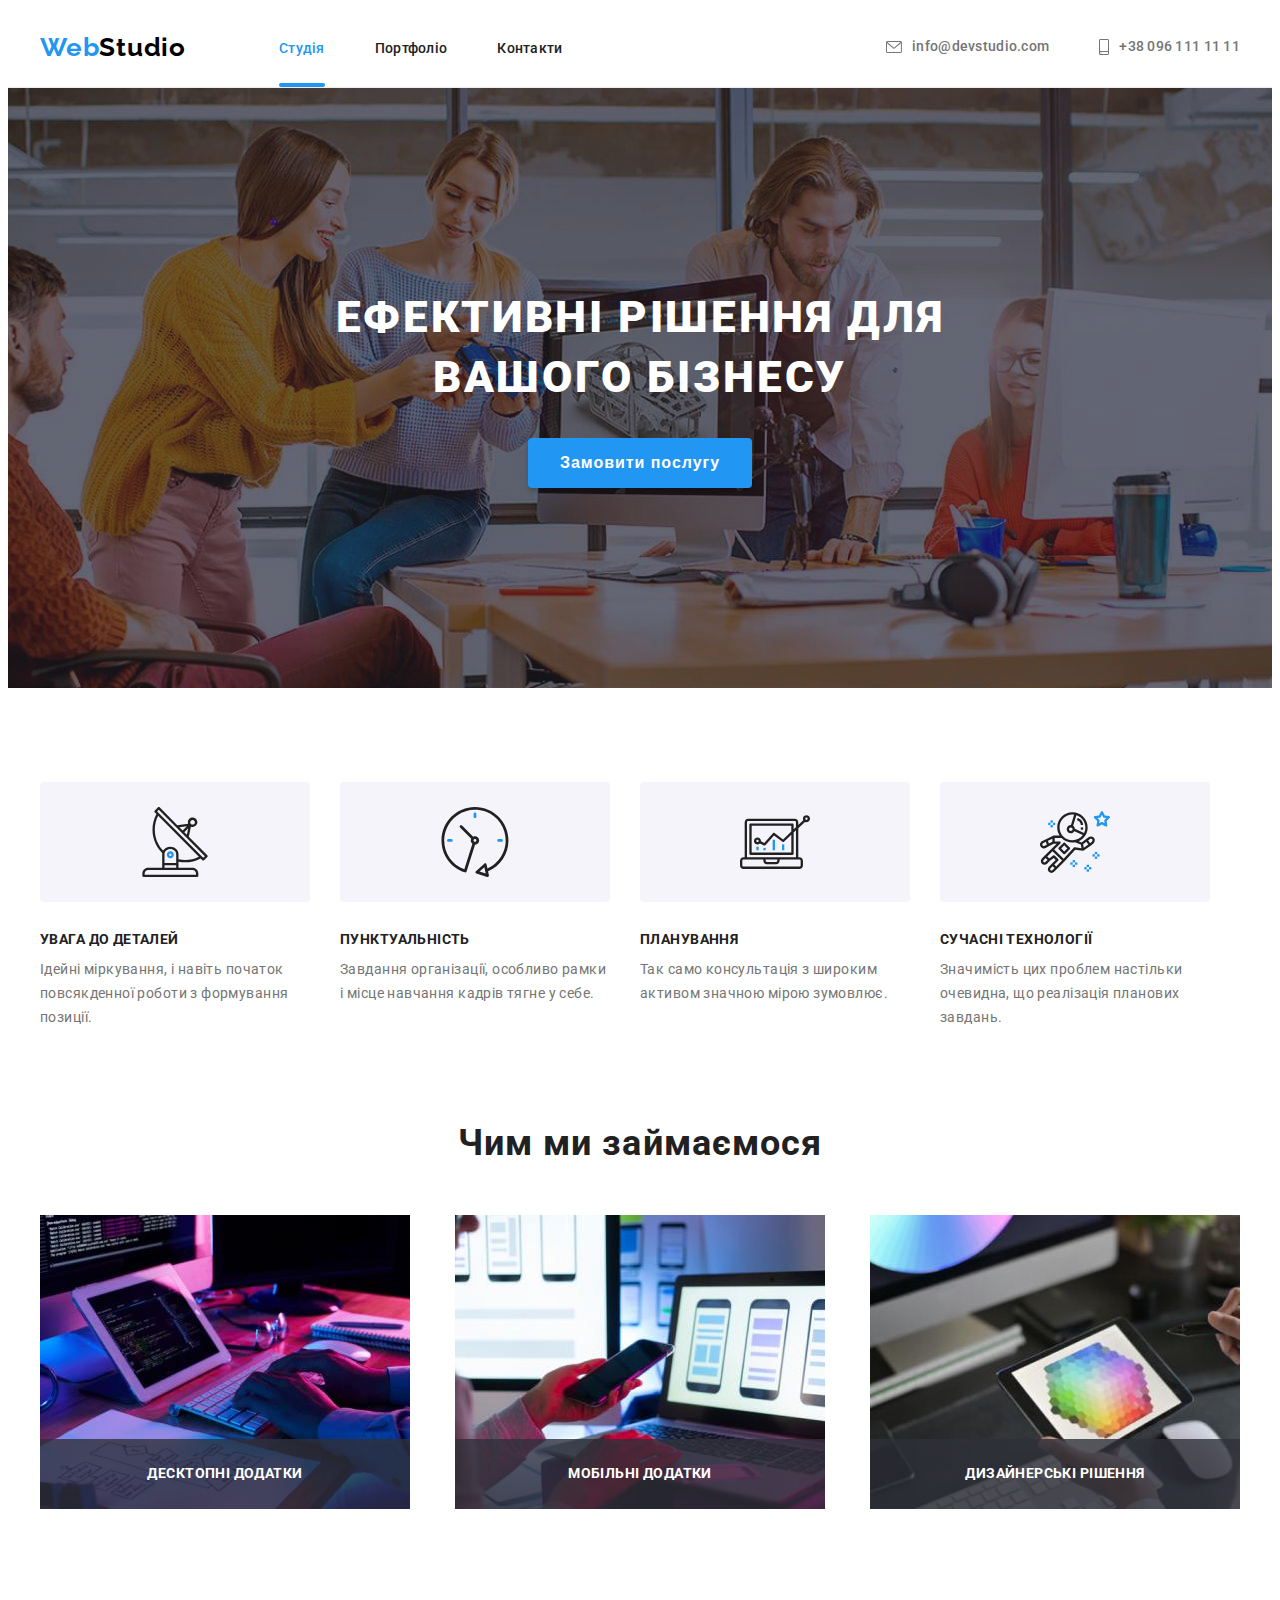
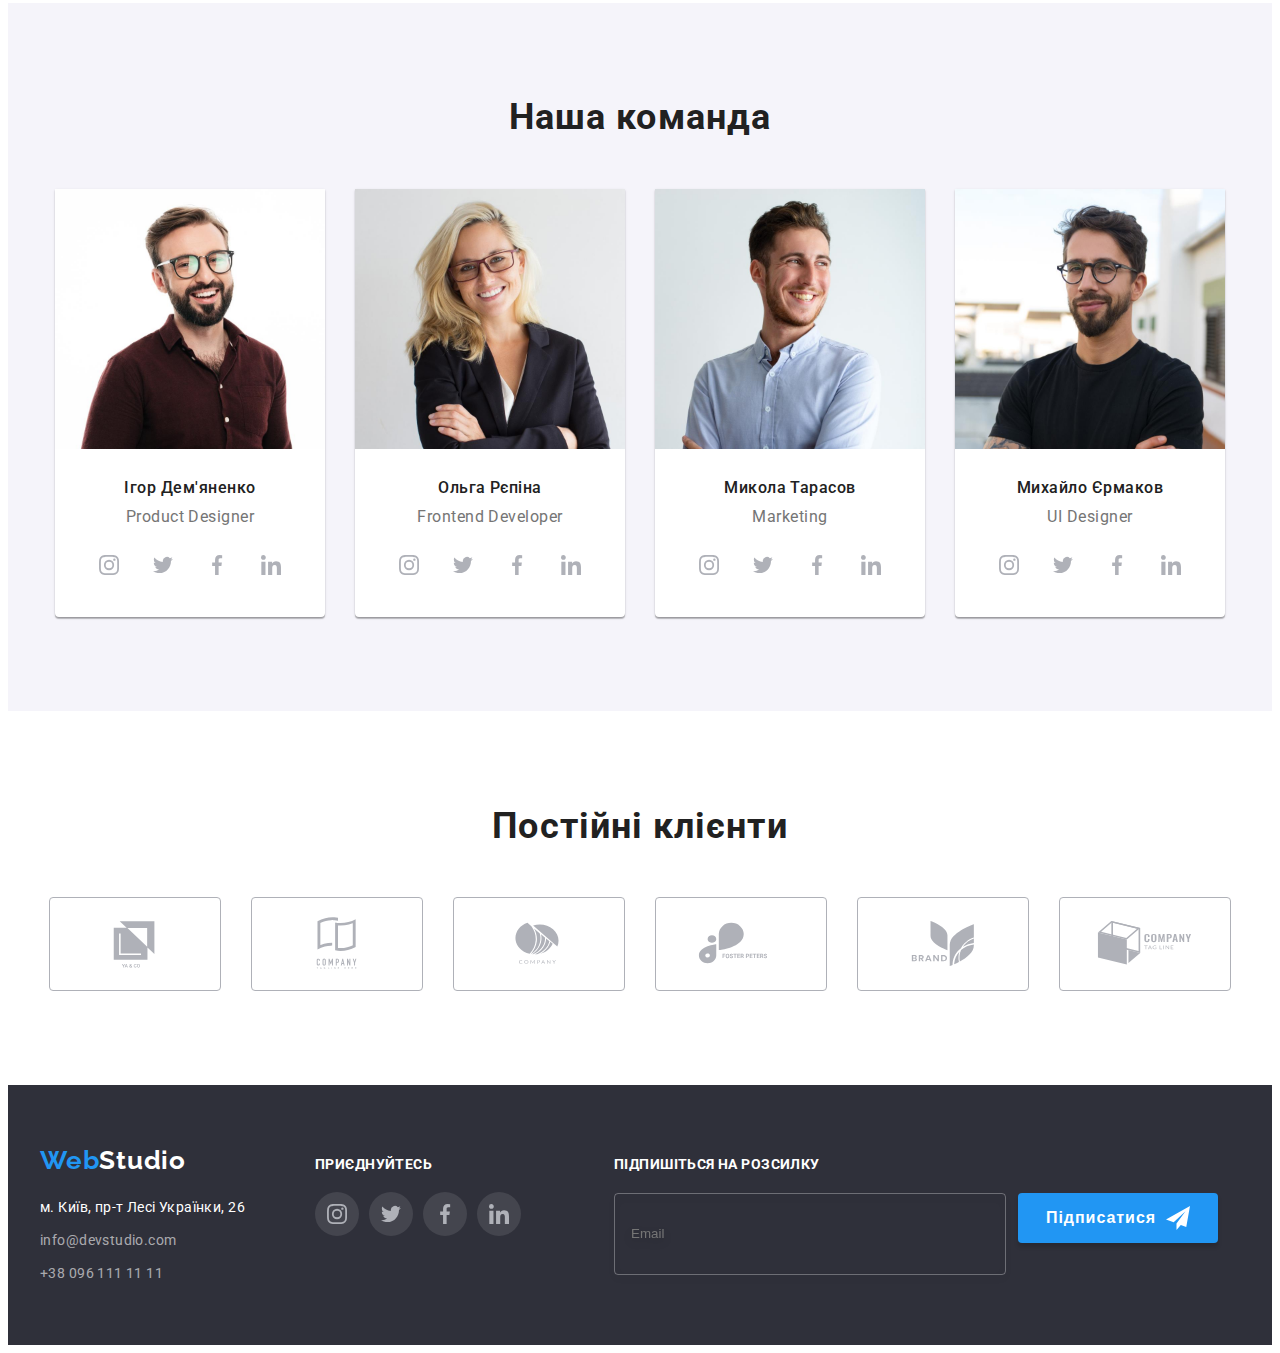
<file: index.htm>
<!DOCTYPE html>
<html lang="en">
<head>
    <meta charset="UTF-8">
    <meta http-equiv="X-UA-Compatible" content="IE=edge">
    <meta name="viewport" content="width=device-width, initial-scale=1.0">
    <title>HW#5</title>
    <link rel="preconnect" href="https://fonts.googleapis.com">
    <link rel="preconnect" href="https://fonts.gstatic.com" crossorigin>
    <link href="https://fonts.googleapis.com/css2?family=Raleway:wght@700&family=Roboto:wght@400;500;700;900&display=swap"
        rel="stylesheet">
    <link rel="stylesheet" href="https://cdnjs.cloudflare.com/ajax/libs/modern-normalize/1.1.0/modern-normalize.min.css"
        integrity="sha512-wpPYUAdjBVSE4KJnH1VR1HeZfpl1ub8YT/NKx4PuQ5NmX2tKuGu6U/JRp5y+Y8XG2tV+wKQpNHVUX03MfMFn9Q=="
        crossorigin="anonymous" referrerpolicy="no-referrer" />
    <link rel="stylesheet" href="./css/style.css">
</head>


<body>
    
    <header class="header">
        <div class="container">
            <a class="header-logo link" href="index.htm"><span class="web">Web</span>Studio</a>
            
            <nav class="header-nav">
                <ul class="nav-list list">
                    <li class="nav-item"><a href="index.htm" class="nav-link link current">Студія</a></li>
                    <li class="nav-item"><a href="portfolio.html" class="nav-link link">Портфоліо</a></li>
                    <li class="nav-item"><a href="" class="nav-link link">Контакти</a></li>
                </ul>
            </nav>
            
            <ul class="connects-list list">
                <li class="connects-item">
                    <a href="mailto:info@devstudio.com" class="connects-link link">
                        <svg class="contact-icon" width="16" height="12">
                            <use href="./svg/symbol-defs.svg#icon-envelope"></use>
                        </svg>
                        info@devstudio.com
                    </a>
                </li>
                <li class="connects-item">
                    <a href="tel:+380961111111" class="connects-link link">
                        <svg class="contact-icon" width="10" height="16">
                            <use href="./svg/symbol-defs.svg#icon-smartphone111"></use>
                        </svg>
                        +38 096 111 11 11
                    </a>
                </li>
            </ul>
        </div>
    </header>
   


    <main>
        <section class="hero section">
            <div class="container">
                <h1 class="hero-title">Ефективні рішення для <br> вашого бізнесу</h1>
                <button class="hero-button btn" type="button" data-modal-open>Замовити послугу</button>
            </div>
        </section>

        <section class="section">
            <div class="container">
                <h2 class="visually-hidden">Наші переваги</h2>
                <ul class="feature-list list">
                    <li class="feature-item">
                        <div class="feature-icon">
                            <svg width="70" height="70">
                                <use href="./svg/symbol-defs.svg#icon-antenna-1"></use>
                            </svg>
                        </div>
                        <h3 class="feature-title">УВАГА ДО ДЕТАЛЕЙ</h3>
                        <p class="feature-text">Ідейні міркування, і навіть початок повсякденної роботи з формування позиції.</p>
                    </li>
                    <li class="feature-item">
                        <div class="feature-icon">
                            <svg width="70" height="70">
                                <use href="./svg/symbol-defs.svg#icon-clock-1"></use>
                            </svg>
                        </div>
                        <h3 class="feature-title">ПУНКТУАЛЬНІСТЬ</h3>
                        <p class="feature-text">Завдання організації, особливо рамки і місце навчання кадрів тягне у себе.</p>
                    </li>
                    <li class="feature-item">
                        <div class="feature-icon">
                            <svg width="70" height="70">
                                <use href="./svg/symbol-defs.svg#icon-diagram-1"></use>
                            </svg>
                        </div>
                        <h3 class="feature-title">ПЛАНУВАННЯ</h3>
                        <p class="feature-text">Так само консультація з широким активом значною мірою зумовлює.</p>
                    </li>
                    <li class="feature-item">
                        <div class="feature-icon">
                            <svg width="70" height="70">
                                <use href="./svg/symbol-defs.svg#icon-astronaut-1"></use>
                            </svg>
                        </div>
                        <h3 class="feature-title">СУЧАСНІ ТЕХНОЛОГІЇ</h3>
                        <p class="feature-text">Значимість цих проблем настільки очевидна, що реалізація планових завдань.</p>
                    </li>
                </ul>
            </div>
        </section>

        <section class="work section">
            <div class="container">
                <h2 class="title">Чим ми займаємося</h2>
                <ul class="work-list list">
                    <li class="work-item">
                        <img src="./images/1/1.jpg" alt="work photo" class="work-item-img" width="370" height="294">
                        <p class="work-item-sub-img">Десктопні додатки</p>
                    </li>
                    <li class="work-item">
                        <img src="./images/1/2.jpg" alt="work photo" width="370" height="294">
                        <p class="work-item-sub-img">Мобільні додатки</p>
                    </li>
                    <li class="work-item">
                        <img src="./images/1/3.jpg" alt="work photo" width="370" height="294">
                        <p class="work-item-sub-img">Дизайнерські рішення</p>
                    </li>
                </ul>
            </div>
        </section>

        <section class="team section">
            <div class="container">
                <h2 class="title">Наша команда</h2>
                <ul class="team-list list">
                    <li class="team-item item">
                        <img src="./images/2/1.jpg" alt="user photo" width="270" height="260">
                        <div class="team-info">
                            <h3 class="team-title">Ігор Дем'яненко</h3>
                            <p class="team-after-title">Product Designer</p>
                            <ul class="team-soc-list list">
                                <li class="team-soc-item">
                                    <a href="" class="team-soc-link link">
                                        <svg class="team-soc-icon" width="20" height="20">
                                            <use href="./svg/symbol-defs.svg#icon-instagram-1"></use>
                                        </svg>
                                    </a>
                                </li>
                                <li class="team-soc-item">
                                    <a href="" class="team-soc-link link">
                                        <svg class="team-soc-icon" width="20" height="20">
                                            <use href="./svg/symbol-defs.svg#icon-twitter-1"></use>
                                        </svg>
                                    </a>
                                </li>
                                <li class="team-soc-item">
                                    <a href="" class="team-soc-link link">
                                        <svg class="team-soc-icon" width="20" height="20">
                                            <use href="./svg/symbol-defs.svg#icon-facebook-1"></use>
                                        </svg>
                                    </a>
                                </li>
                                <li class="team-soc-item">
                                    <a href="" class="team-soc-link link">
                                        <svg class="team-soc-icon" width="20" height="20">
                                            <use href="./svg/symbol-defs.svg#icon-linkedin-1"></use>
                                        </svg>
                                    </a>
                                </li>
                            </ul>
                        </div>
                        
                    </li>
                    <li class="team-item">
                        <img src="./images/2/2.jpg" alt="user photo" width="270" height="260">
                        <div class="team-info">
                            <h3 class="team-title">Ольга Рєпіна</h3>
                            <p class="team-after-title">Frontend Developer</p>
                            <ul class="team-soc-list list">
                                <li class="team-soc-item">
                                    <a href="" class="team-soc-link link">
                                        <svg class="team-soc-icon" width="20" height="20">
                                            <use href="./svg/symbol-defs.svg#icon-instagram-1"></use>
                                        </svg>
                                    </a>
                                </li>
                                <li class="team-soc-item">
                                    <a href="" class="team-soc-link link">
                                        <svg class="team-soc-icon" width="20" height="20">
                                            <use href="./svg/symbol-defs.svg#icon-twitter-1"></use>
                                        </svg>
                                    </a>
                                </li>
                                <li class="team-soc-item">
                                    <a href="" class="team-soc-link link">
                                        <svg class="team-soc-icon" width="20" height="20">
                                            <use href="./svg/symbol-defs.svg#icon-facebook-1"></use>
                                        </svg>
                                    </a>
                                </li>
                                <li class="team-soc-item">
                                    <a href="" class="team-soc-link link">
                                        <svg class="team-soc-icon" width="20" height="20">
                                            <use href="./svg/symbol-defs.svg#icon-linkedin-1"></use>
                                        </svg>
                                    </a>
                                </li>
                            </ul>
                        </div> 
                    </li>
                    <li class="team-item">
                        <img src="./images/2/3.jpg" alt="user photo" width="270" height="260">
                        <div class="team-info">
                            <h3 class="team-title">Микола Тарасов</h3>
                            <p class="team-after-title">Marketing</p>
                            <ul class="team-soc-list list">
                                <li class="team-soc-item">
                                    <a href="" class="team-soc-link link">
                                        <svg class="team-soc-icon" width="20" height="20">
                                            <use href="./svg/symbol-defs.svg#icon-instagram-1"></use>
                                        </svg>
                                    </a>
                                </li>
                                <li class="team-soc-item">
                                    <a href="" class="team-soc-link link">
                                        <svg class="team-soc-icon" width="20" height="20">
                                            <use href="./svg/symbol-defs.svg#icon-twitter-1"></use>
                                        </svg>
                                    </a>
                                </li>
                                <li class="team-soc-item">
                                    <a href="" class="team-soc-link link">
                                        <svg class="team-soc-icon" width="20" height="20">
                                            <use href="./svg/symbol-defs.svg#icon-facebook-1"></use>
                                        </svg>
                                    </a>
                                </li>
                                <li class="team-soc-item">
                                    <a href="" class="team-soc-link link">
                                        <svg class="team-soc-icon" width="20" height="20">
                                            <use href="./svg/symbol-defs.svg#icon-linkedin-1"></use>
                                        </svg>
                                    </a>
                                </li>
                            </ul>
                        </div>
                    </li>
                    <li class="team-item">
                        <img src="./images/2/4.jpg" alt="user photo" width="270" height="260">
                        <div class="team-info">
                            <h3 class="team-title">Михайло Єрмаков</h3>
                            <p class="team-after-title">UI Designer</p>
                            <ul class="team-soc-list list">
                                <li class="team-soc-item">
                                    <a href="" class="team-soc-link link">
                                        <svg class="team-soc-icon" width="20" height="20">
                                            <use href="./svg/symbol-defs.svg#icon-instagram-1"></use>
                                        </svg>
                                    </a>
                                </li>
                                <li class="team-soc-item">
                                    <a href="" class="team-soc-link link">
                                        <svg class="team-soc-icon" width="20" height="20">
                                            <use href="./svg/symbol-defs.svg#icon-twitter-1"></use>
                                        </svg>
                                    </a>
                                </li>
                                <li class="team-soc-item">
                                    <a href="" class="team-soc-link link">
                                        <svg class="team-soc-icon" width="20" height="20">
                                            <use href="./svg/symbol-defs.svg#icon-facebook-1"></use>
                                        </svg>
                                    </a>
                                </li>
                                <li class="team-soc-item">
                                    <a href="" class="team-soc-link link">
                                        <svg class="team-soc-icon" width="20" height="20">
                                            <use href="./svg/symbol-defs.svg#icon-linkedin-1"></use>
                                        </svg>
                                    </a>
                                </li>
                            </ul>
                        </div>
                    </li>
                </ul>
            </div>
        </section>

        <section class="section">
            <div class="container">
                <h2 class="clients-title">Постійні клієнти</h2>
                <ul class="clients-list list"> 
                    <li class="clients-item">
                        <a href="" class="clients-link">
                            <svg class="clients-icon" width="106" height="60">
                                <use href="./svg/symbol-defs.svg#icon-Logo"></use>
                            </svg>
                        </a>
                    </li>
                    <li class="clients-item">
                        <a href="" class="clients-link">
                            <svg class="clients-icon" width="106" height="60">
                                <use href="./svg/symbol-defs.svg#icon-Logo-1"></use>
                            </svg>
                        </a>
                    </li>
                    <li class="clients-item">
                        <a href="" class="clients-link">
                            <svg class="clients-icon" width="106" height="60">
                                <use href="./svg/symbol-defs.svg#icon-Logo-2"></use>
                            </svg>
                        </a>
                    </li>
                    <li class="clients-item">
                        <a href="" class="clients-link">
                            <svg class="clients-icon" width="106" height="60">
                                <use href="./svg/symbol-defs.svg#icon-Logo-3"></use>
                            </svg>
                        </a>
                    </li>
                    <li class="clients-item">
                        <a href="" class="clients-link">
                            <svg class="clients-icon" width="106" height="60">
                                <use href="./svg/symbol-defs.svg#icon-Logo-4"></use>
                            </svg>
                        </a>
                    </li>
                    <li class="clients-item">
                        <a href="" class="clients-link">
                            <svg class="clients-icon" width="106" height="60">
                                <use href="./svg/symbol-defs.svg#icon-Logo-5"></use>
                            </svg>
                        </a>
                    </li>
                </ul>
            </div>
        </section>
    </main>



    <footer class="footer">
        <div class="container footer-container">

            <div class="studio-links">
                <a class="logo-footer" href="index.htm"><span class="web">Web</span>Studio</a>
                <address class="address">
                    <ul class="address-list list">
                        <li class="address-item">
                            <a href="https://goo.gl/maps/bcFyu82dvzgMby9P7" class="address-link location">
                                м. Київ, пр-т Лесі Українки, 26
                            </a>
                        </li>
                        <li class="address-item">
                            <a href="mailto:info@devstudio.com" class="address-link">
                                info@devstudio.com
                            </a>
                        </li>
                        <li class="address-item">
                            <a href="tel:+380961111111" class="address-link">
                                +38 096 111 11 11
                            </a>
                        </li>
                    </ul>
                </address>
            </div>
            
            <div class="soc-network">
                <h3 class="soc-network-title">приєднуйтесь</h3>
                <ul class="soc-network-list list">
                    <li class="soc-network-item">
                        <a href="" class="soc-network-link link">
                            <svg class="team-soc-icon" width="20" height="20">
                                <use href="./svg/symbol-defs.svg#icon-instagram-1"></use>
                            </svg>
                        </a> 
                    </li>
                    <li class="soc-network-item">
                        <a href="" class="soc-network-link link">
                            <svg class="team-soc-icon" width="20" height="20">
                                <use href="./svg/symbol-defs.svg#icon-twitter-1"></use>
                            </svg>
                        </a> 
                    </li>
                    <li class="soc-network-item">
                        <a href="" class="soc-network-link link">
                            <svg class="team-soc-icon" width="20" height="20">
                                <use href="./svg/symbol-defs.svg#icon-facebook-1"></use>
                            </svg>
                        </a> 
                    </li>
                    <li class="soc-network-item">
                        <a href="" class="soc-network-link link">
                            <svg class="team-soc-icon" width="20" height="20">
                                <use href="./svg/symbol-defs.svg#icon-linkedin-1"></use>
                            </svg>
                        </a> 
                    </li>
                </ul>
            </div>

            <div class="mailing">
                <h3 class="mailing-title">Підпишіться на розсилку</h3>
                <form class="mailing-form">
                    <label for="" class="mailing-label">
                        <input type="email" class="mailing-input" name="mailing" placeholder="Email">
                    </label>
                    <div class="mailing-btn-icon">
                        <button class="mailing-btn">
                            Підписатися
                            <svg class="mailing-icon" width="24" height="24">
                                <use href="./svg/symbol-defs.svg#icon-icon-send" class="mailing-icon"></use>
                            </svg>
                        </button>
                    </div>
                </form>
            </div>
            
        </div>
    </footer>



    <div class="backdrop is-hidden" data-modal>
        <div class="modal">
            <button type="button" class="modal-btn" data-modal-close>
                <svg class="modal-close-icon" width="30" height="30">
                    <use href="./svg/symbol-defs.svg#icon-close-black-18dp-2-1"></use>
                </svg>
            </button>

            <p class="modal-title">Залиште свої дані, ми вам передзвонимо</p>
            <form class="modal-form">
                <label class="modal-label">
                    <span>Ім'я</span>
                    <div class="input-wrap">
                        <input type="text" class="modal-input" name="user-name">
                        <svg class="input-icon" width="18" height="18">
                            <use href="./svg/symbol-defs.svg#icon-person-black-18dp-1"></use>
                        </svg>
                    </div>
                </label>
                <label class="modal-label">
                    <span>Телефон</span>
                    <div class="input-wrap">
                        <input type="tel" class="modal-input" name="user-tel">
                        <svg class="input-icon" width="18" height="18">
                            <use href="./svg/symbol-defs.svg#icon-phone-black-18dp-1"></use>
                        </svg>
                    </div>
                </label>
                <label class="modal-label">
                    <span>Пошта</span>
                    <div class="input-wrap">
                        <input type="email" class="modal-input" name="user-email">
                        <svg class="input-icon" width="18" height="18">
                            <use href="./svg/symbol-defs.svg#icon-email-black-18dp-1"></use>
                        </svg>
                    </div>
                </label> 
                <label class="modal-label">
                    <span>Коментар</span>
                    <textarea name="user-text" class="modal-text" placeholder="Введіть текст"></textarea>
                </label>

                <div class="modal-check-box">
                    <input 
                        type="checkbox"
                        id="check-box-input"
                        name="conditions"
                        value="true"
                        class="check-box-btn visually-hidden"
                    >
                    <label for="check-box-input" class="check-box-text">
                        Погоджуюся з розсилкою та приймаю 
                        <a href="" class="check-box-link">Умови договору</a> 
                    </label>
                </div> 

                <button type="submit" class="modal-submit-btn">Відправити</button>
            </form>
        </div>
    </div>



    <script src="./js/modal.js"></script>
</body>
</html>
</file>
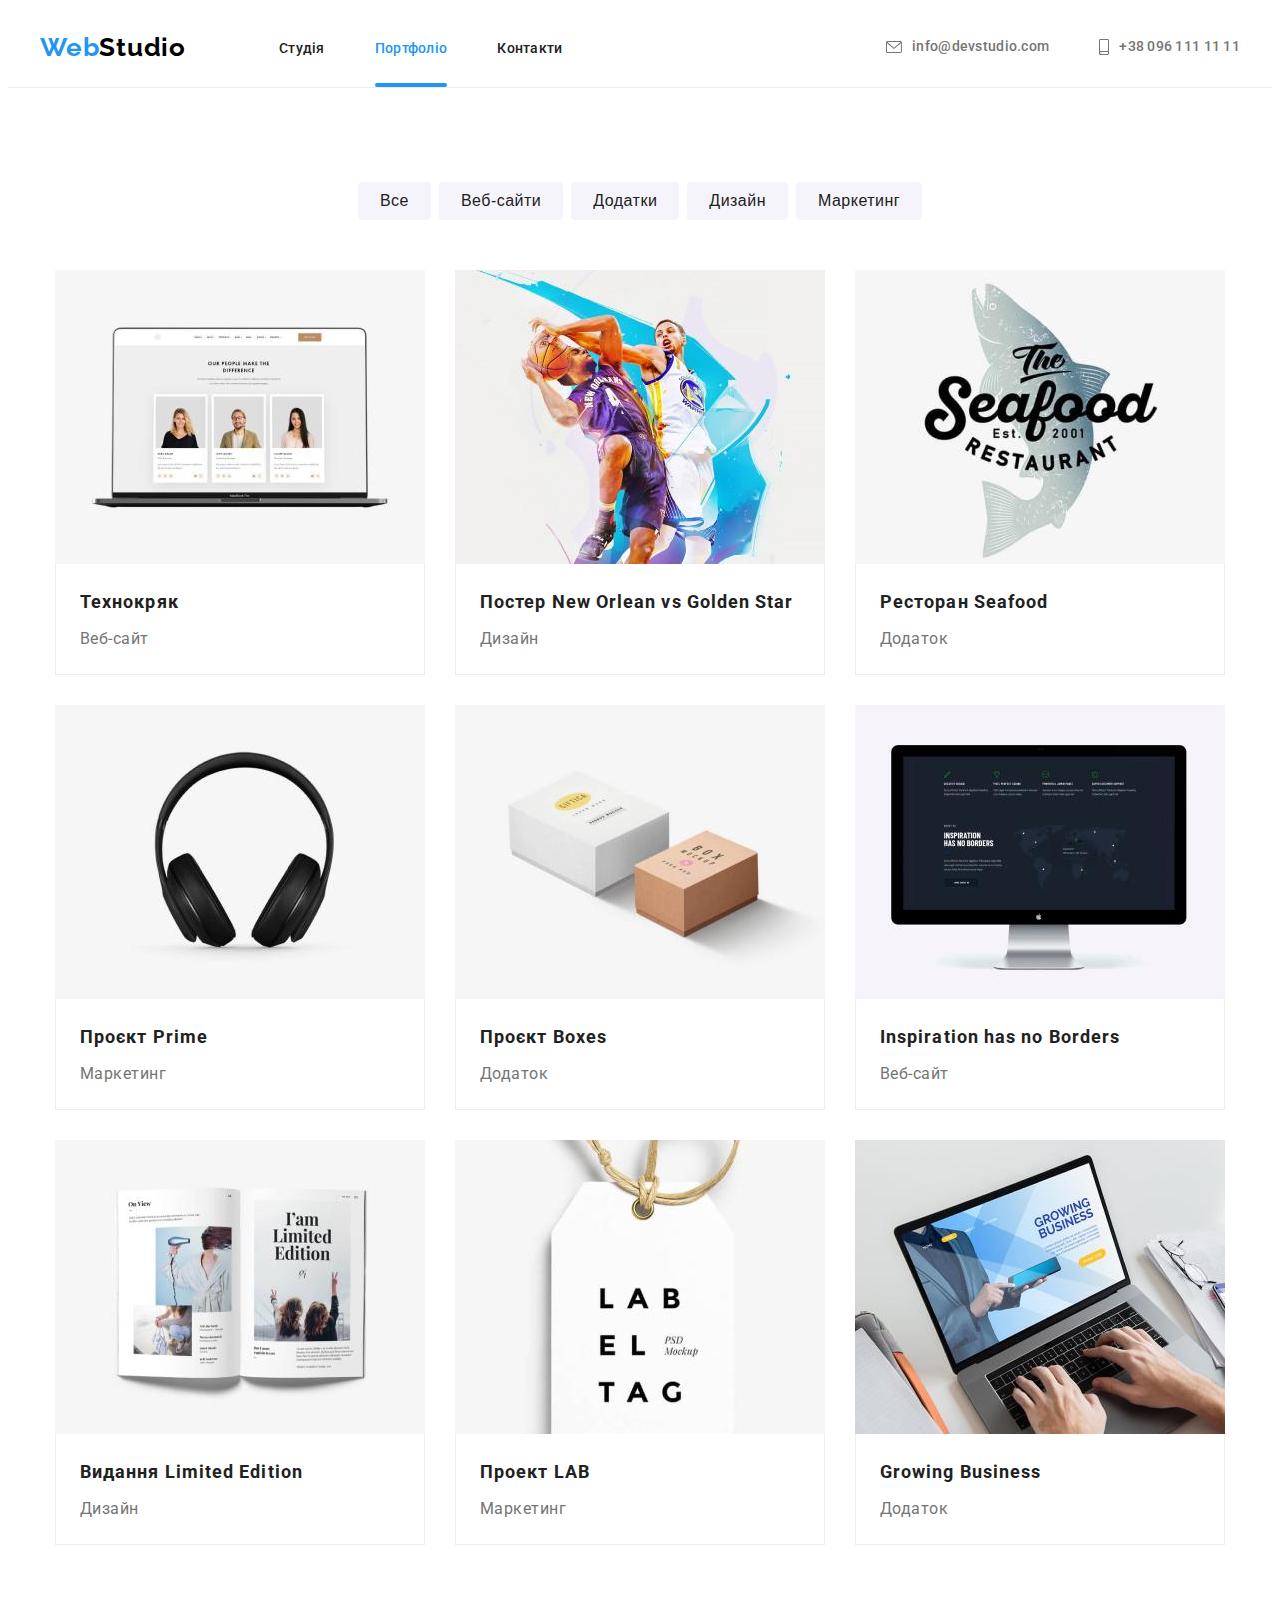
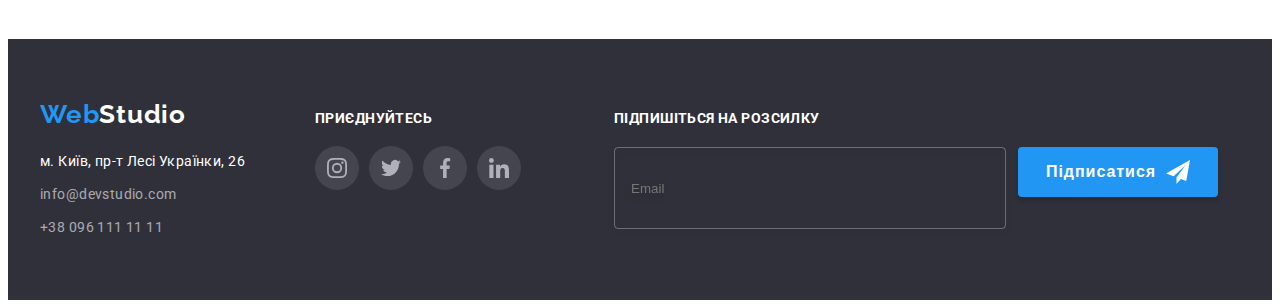
<file: portfolio.html>
<!DOCTYPE html>
<html lang="en">
<head>
    <meta charset="UTF-8">
    <meta http-equiv="X-UA-Compatible" content="IE=edge">
    <meta name="viewport" content="width=device-width, initial-scale=1.0">
    <title>HW#5</title>
    <link rel="preconnect" href="https://fonts.googleapis.com">
    <link rel="preconnect" href="https://fonts.gstatic.com" crossorigin>
    <link
        href="https://fonts.googleapis.com/css2?family=Raleway:wght@700&family=Roboto:wght@400;500;700;900&display=swap"
        rel="stylesheet">
    <link rel="stylesheet" href="https://cdnjs.cloudflare.com/ajax/libs/modern-normalize/1.1.0/modern-normalize.min.css"
        integrity="sha512-wpPYUAdjBVSE4KJnH1VR1HeZfpl1ub8YT/NKx4PuQ5NmX2tKuGu6U/JRp5y+Y8XG2tV+wKQpNHVUX03MfMFn9Q=="
        crossorigin="anonymous" referrerpolicy="no-referrer" />
    <link rel="stylesheet" href="./css/style.css">
</head>


<body>

    <header class="header">
        <div class="container">
            <a class="header-logo link" href="index.htm"><span class="web">Web</span>Studio</a>
    
            <nav class="header-nav">
                <ul class="nav-list list">
                    <li class="nav-item"><a href="index.htm" class="nav-link link">Студія</a></li>
                    <li class="nav-item"><a href="portfolio.html" class="nav-link link current">Портфоліо</a></li>
                    <li class="nav-item"><a href="" class="nav-link link">Контакти</a></li>
                </ul>
            </nav>
    
            <ul class="connects-list list">
                <li class="connects-item">
                    <a href="mailto:info@devstudio.com" class="connects-link link">
                        <svg class="contact-icon" width="16" height="12">
                            <use href="./svg/symbol-defs.svg#icon-envelope"></use>
                        </svg>
                        info@devstudio.com
                    </a>
                </li>
                <li class="connects-item">
                    <a href="tel:+380961111111" class="connects-link link">
                        <svg class="contact-icon" width="10" height="16">
                            <use href="./svg/symbol-defs.svg#icon-smartphone111"></use>
                        </svg>
                        +38 096 111 11 11
                    </a>
                </li>
            </ul>
        </div>
    </header>
    


    <main>
        <section class="section">
            <div class="container">
                <h1 class="visually-hidden">Portfolio</h1>
                
                
                <ul class="filtr-list list">
                    <li class="filtr-item"><button type="button" class="filtr-btn">Все</button></li>
                    <li class="filtr-item"><button type="button" class="filtr-btn">Веб-сайти</button></li>
                    <li class="filtr-item"><button type="button" class="filtr-btn">Додатки</button></li>
                    <li class="filtr-item"><button type="button" class="filtr-btn">Дизайн</button></li>
                    <li class="filtr-item"><button type="button" class="filtr-btn">Маркетинг</button></li>
                </ul>
                
                
                <ul class="projects-list list">
                    <li class="projects-item">
                        <a href="" class="projects-link link">
                            <div class="projects-top-wrap">
                                <img src="./images/3/1.jpg" alt="monitor screen" width="370" height="294">
                                <p class="projects-top-wrap-text">
                                    Ресурс пропонує комплексні пропозиції з різним рівнем функціоналу та сервісів. Все це дозволить відвідувачу отримати
                                    вичерпні відомості про компанію чи приватну особу.
                                </p>
                            </div>
                            <div class="projects-text border">
                                <h2 class="projects-title">Технокряк</h2>
                                <p class="projects-after-title">Веб-сайт</p>
                            </div>
                        </a> 
                    </li>
                    <li class="projects-item">
                        <a href="" class="projects-link link">
                            <div class="projects-top-wrap">
                                <img src="./images/3/2.jpg" alt="basketball" width="370" height="294">
                                <p class="projects-top-wrap-text">
                                    Ресурс пропонує комплексні пропозиції з різним рівнем функціоналу та сервісів. Все це дозволить відвідувачу отримати
                                    вичерпні відомості про компанію чи приватну особу.
                                </p>
                            </div>
                            <div class="projects-text border">
                                <h2 class="projects-title">Постер New Orlean vs Golden Star</h2>
                                <p class="projects-after-title">Дизайн</p>
                            </div>
                        </a>
                    </li>
                    <li class="projects-item">
                        <a href="" class="projects-link link">
                            <div class="projects-top-wrap">
                                <img src="./images/3/3.jpg" alt="restaurant logo" width="370" height="294">
                                <p class="projects-top-wrap-text">
                                    Ресурс пропонує комплексні пропозиції з різним рівнем функціоналу та сервісів. Все це дозволить відвідувачу отримати
                                    вичерпні відомості про компанію чи приватну особу.
                                </p>
                            </div>
                            <div class="projects-text border">
                                <h2 class="projects-title">Ресторан Seafood</h2>
                                <p class="projects-after-title">Додаток</p>
                            </div>
                        </a> 
                    </li>
                    <li class="projects-item">
                        <a href="" class="projects-link link">
                            <div class="projects-top-wrap">
                                <img src="./images/3/4.jpg" alt="headphones" width="370" height="294">
                                <p class="projects-top-wrap-text">
                                    Ресурс пропонує комплексні пропозиції з різним рівнем функціоналу та сервісів. Все це дозволить відвідувачу отримати
                                    вичерпні відомості про компанію чи приватну особу.
                                </p>
                            </div>
                            <div class="projects-text border">
                                <h2 class="projects-title">Проєкт Prime</h2>
                                <p class="projects-after-title">Маркетинг</p>
                            </div>
                        </a>
                    </li>
                    <li class="projects-item">
                        <a href="" class="projects-link link">
                            <div class="projects-top-wrap">
                                <img src="./images/3/5.jpg" alt="boxes" width="370" height="294">
                                <p class="projects-top-wrap-text">
                                    Ресурс пропонує комплексні пропозиції з різним рівнем функціоналу та сервісів. Все це дозволить відвідувачу отримати
                                    вичерпні відомості про компанію чи приватну особу.
                                </p>
                            </div>
                            <div class="projects-text border">
                                <h2 class="projects-title">Проєкт Boxes</h2>
                                <p class="projects-after-title">Додаток</p>
                            </div>
                        </a>
                    </li>
                    <li class="projects-item">
                        <a href="" class="projects-link link">
                            <div class="projects-top-wrap">
                                <img src="./images/3/6.jpg" alt="monitor screen" width="370" height="294">
                                <p class="projects-top-wrap-text">
                                    Ресурс пропонує комплексні пропозиції з різним рівнем функціоналу та сервісів. Все це дозволить відвідувачу отримати
                                    вичерпні відомості про компанію чи приватну особу.
                                </p>
                            </div>
                            <div class="projects-text border">
                                <h2 class="projects-title">Inspiration has no Borders</h2>
                                <p class="projects-after-title">Веб-сайт</p>
                            </div>
                        </a>
                    </li>
                    <li class="projects-item">
                        <a href="" class="projects-link link">
                            <div class="projects-top-wrap">
                                <img src="./images/3/7.jpg" alt="magazine" width="370" height="294">
                                <p class="projects-top-wrap-text">
                                    Ресурс пропонує комплексні пропозиції з різним рівнем функціоналу та сервісів. Все це дозволить відвідувачу отримати
                                    вичерпні відомості про компанію чи приватну особу.
                                </p>
                            </div>
                            <div class="projects-text border">
                                <h2 class="projects-title">Видання Limited Edition</h2>
                                <p class="projects-after-title">Дизайн</p>
                            </div>
                        </a>
                    </li>
                    <li class="projects-item">
                        <a href="" class="projects-link link">
                            <div class="projects-top-wrap">
                                <img src="./images/3/8.jpg" alt="tag" width="370" height="294">
                                <p class="projects-top-wrap-text">
                                    Ресурс пропонує комплексні пропозиції з різним рівнем функціоналу та сервісів. Все це дозволить відвідувачу отримати
                                    вичерпні відомості про компанію чи приватну особу.
                                </p>
                            </div>
                            <div class="projects-text border">
                                <h2 class="projects-title">Проект LAB</h2>
                                <p class="projects-after-title">Маркетинг</p>
                            </div>
                        </a>
                    </li>
                    <li class="projects-item">
                        <a href="" class="projects-link link">
                            <div class="projects-top-wrap">
                                <img src="./images/3/9.jpg" alt="macbook" width="370" height="294">
                                <p class="projects-top-wrap-text">
                                    Ресурс пропонує комплексні пропозиції з різним рівнем функціоналу та сервісів. Все це дозволить відвідувачу отримати
                                    вичерпні відомості про компанію чи приватну особу.
                                </p>
                            </div>
                            <div class="projects-text border">
                                <h2 class="projects-title">Growing Business</h2>
                                <p class="projects-after-title">Додаток</p>
                            </div>
                        </a>
                    </li>
                </ul>
            </div>  
        </section>
    </main>



    <footer class="footer">
        <div class="container footer-container">
    
            <div class="studio-links">
                <a class="logo-footer" href="index.htm"><span class="web">Web</span>Studio</a>
                <address class="address">
                    <ul class="address-list list">
                        <li class="address-item">
                            <a href="https://goo.gl/maps/bcFyu82dvzgMby9P7" class="address-link location">
                                м. Київ, пр-т Лесі Українки, 26
                            </a>
                        </li>
                        <li class="address-item">
                            <a href="mailto:info@devstudio.com" class="address-link">
                                info@devstudio.com
                            </a>
                        </li>
                        <li class="address-item">
                            <a href="tel:+380961111111" class="address-link">
                                +38 096 111 11 11
                            </a>
                        </li>
                    </ul>
                </address>
            </div>
    
            <div class="soc-network">
                <h3 class="soc-network-title">приєднуйтесь</h3>
                <ul class="soc-network-list list">
                    <li class="soc-network-item">
                        <a href="" class="soc-network-link link">
                            <svg class="team-soc-icon" width="20" height="20">
                                <use href="./svg/symbol-defs.svg#icon-instagram-1"></use>
                            </svg>
                        </a>
                    </li>
                    <li class="soc-network-item">
                        <a href="" class="soc-network-link link">
                            <svg class="team-soc-icon" width="20" height="20">
                                <use href="./svg/symbol-defs.svg#icon-twitter-1"></use>
                            </svg>
                        </a>
                    </li>
                    <li class="soc-network-item">
                        <a href="" class="soc-network-link link">
                            <svg class="team-soc-icon" width="20" height="20">
                                <use href="./svg/symbol-defs.svg#icon-facebook-1"></use>
                            </svg>
                        </a>
                    </li>
                    <li class="soc-network-item">
                        <a href="" class="soc-network-link link">
                            <svg class="team-soc-icon" width="20" height="20">
                                <use href="./svg/symbol-defs.svg#icon-linkedin-1"></use>
                            </svg>
                        </a>
                    </li>
                </ul>
            </div>
    
            <div class="mailing">
                <h3 class="mailing-title">Підпишіться на розсилку</h3>
                <form class="mailing-form">
                    <label for="" class="mailing-label">
                        <input type="email" class="mailing-input" name="mailing" placeholder="Email">
                    </label>
                    <div class="mailing-btn-icon">
                        <button class="mailing-btn">
                            Підписатися
                            <svg class="mailing-icon" width="24" height="24">
                                <use href="./svg/symbol-defs.svg#icon-icon-send" class="mailing-icon"></use>
                            </svg>
                        </button>
                    </div>
                </form>
            </div>
    
        </div>
    </footer>
   
</body>
</html>
</file>
<file: css/style.css>
:root {
    --main-text-color: #212121;
    --accent-color: #2196F3;
    --white-color: #ffffff;
    --black-color: #000000;
    --other-row-color: #757575;
    --background: #2F303A;
    --icon-color: #AFB1B8;
}

.visually-hidden {
    position: absolute;
    white-space: nowrap;
    width: 1px;
    height: 1px;
    overflow: hidden;
    border: 0;
    padding: 0;
    clip: rect(0 0 0 0);
    clip-path: inset(50%);
    margin: -1px;
}



/* RESET */
body {
    font-family: roboto, sans-serif;
    color: var(--main-text-color);
}
p, h1, h2, h3 {
    margin: 0;
}
img {
    display: block;
    max-width: 100%;
    height: auto;
}



/* GENERAL */
.link {
    text-decoration: none;
    color: currentColor;
}
.list {
    list-style: none;
    padding: 0;
    margin: 0;
}
.container {
    width: 1200px;
    margin: 0 auto;
    padding: 0 15px;

    /* outline: 2px solid goldenrod; */
}
.section {
    padding-top: 94px;
    padding-bottom: 94px;

    /* outline: 1px dotted rgb(255, 0, 0); */
}
.btn {
    cursor: pointer;
    margin-left: auto;
    margin-right: auto;
    box-shadow: 0px 4px 4px rgba(0, 0, 0, 0.15);
    border-radius: 4px;

    background: #2196F3;
}
.title {
    font-weight: 700;
    font-size: 36px;
    line-height: 1.16;
    text-align: center;
    letter-spacing: 0.03em;
    margin-bottom: 50px;

    color: var(--main-text-color);
}
.address {
    font-style: normal;
    margin-top: 20px;
}



/* HEADER */
.header {
    padding-top: 24px;
    padding-bottom: 24px;
    border-bottom: 1px solid #ECECEC;

    background-color: #fff;
}
.header .container {
    display: flex;
    align-items: center;
}
.header-logo {
    font-family: 'Raleway', sans-serif;
    font-weight: 700;
    font-size: 26px;
    line-height: 1.19;
    letter-spacing: 0.03em;
    text-decoration: none;
    margin-right: 93px;

    color: var(--black-color);
}
.web {
    color: var(--accent-color);
}
.nav-list {
    display: flex;
    align-items: center;
}
.nav-item:not(:last-child) {
    margin-right: 50px;
}
.nav-link {
    font-weight: 500;
    font-size: 14px;
    line-height: 1.14;
    letter-spacing: 0.02em;
    text-decoration: none;

    color: var(--main-text-color);
    transition: color 250ms cubic-bezier(0.4, 0, 0.2, 1), color 250ms cubic-bezier(0.4, 0, 0.2, 1);
}
.nav-link:hover,
.nav-link:focus {
    color: var(--accent-color);
}
.current {
    position: relative;
    height: 100%;
    padding-bottom: 32px;
    color: #2196F3;
}
.current::after {
    position: absolute;
    content: "";
    height: 4px;
    width: 100%;
    border-radius: 2px;
    display: block;
    left: 0;
    bottom: 0;
    background: #2196F3;
    border-radius: 2px;
    margin-bottom: 0.5px;
}
/* .connects {
    margin-left: auto;
} */
.connects-list {
    display: flex;
    margin-left: auto;
}
.connects-item:not(:last-child) {
    margin-right: 50px;
}
.connects-link {
    font-weight: 500;
    font-size: 14px;
    line-height: 1.14;
    letter-spacing: 0.02em;
    text-decoration: none;
    display: flex;
    align-items: center;

    color: var(--other-row-color);
    transition: color 250ms cubic-bezier(0.4, 0, 0.2, 1), color 250ms cubic-bezier(0.4, 0, 0.2, 1);
}
.connects-link:hover,
.connects-link:focus {
    color: var(--accent-color);
    cursor: pointer;
}
.contact-icon {
    fill: currentColor;
    margin-right: 10px;
}



/* HERO */
.hero {
    padding-top: 200px;
    padding-bottom: 200px;
    /* background-color: var(--background); */
    max-width: 1600px;
    margin: 0 auto;
    background-image: url();
    /* background-image: url(../images/Img.jpg), linear-gradient(#2F303A66, #2F303A66); */
    background-image: linear-gradient(#2F303A66, #2F303A66), url(../images/Img.jpg);
    background-repeat: no-repeat;
    background-position: center;
    background-size: cover;
}
.hero-title {
    font-weight: 900;
    font-size: 44px;
    line-height: 1.36;
    text-align: center;
    letter-spacing: 0.06em;
    text-transform: uppercase;
    margin-bottom: 30px;

    color: var(--white-color);
}
.hero-button {
    font-weight: 700;
    font-size: 16px;
    line-height: 1.88;
    display: flex;
    align-items: center;
    text-align: center;
    letter-spacing: 0.06em;
    padding: 10px 32px;
    border: none;
    
    color: #FFFFFF;
    transition: background-color 250ms linear, color 250ms cubic-bezier(0.4, 0, 0.2, 1), background-color 250ms linear, color 250ms cubic-bezier(0.4, 0, 0.2, 1);
}
.hero-button:hover {
    color: #2196F3;
    background-color: #fff;
}



/* FEATURE */
/* .feature {}  */
.feature-list {
    display: flex;
    padding: 0;
}
.feature-item {
    width: 270px;
}
.feature-item:not(:last-child) {
    margin-right: 30px;
}
.feature-icon {
    width: 270px;
    height: 120px;
    /* padding: 25px 100px; */
    margin-bottom: 30px;
    border-radius: 4px;
    display: flex;
    align-items: center;
    justify-content: center;

    background: #F5F4FA;
}
.feature-title {
    font-weight: 700;
    font-size: 14px;
    line-height: 1.14;
    letter-spacing: 0.03em;
    text-transform: uppercase;
    margin-bottom: 10px;

    color: var(--main-text-color);
}
.feature-text {
    font-size: 14px;
    line-height: 1.71;
    letter-spacing: 0.03em;

    color: var(--other-row-color);
}



/* WORK */
.work {
    padding-top: 0;
}
.work-list {
    display: flex;
    justify-content: space-between;
}
.work-item {
    position: relative;
}
.work-item-sub-img {
    position: absolute;
    bottom: 0;
    left: 0;
    display: flex;
    align-items: center;
    justify-content: center;
    width: 100%;
    height: 70px;
    background: #2f303aca;
    font-weight: 700;
    font-size: 14px;
    line-height: 1.14;
    text-align: center;
    letter-spacing: 0.03em;
    text-transform: uppercase;
    color: #FFFFFF;
}



/* TEAM */
.team {
    background-color: #F5F4FA;
}
.team-list {
    display: flex;
    justify-content: center;
}
.team-item {
    background-color: rgb(255, 255, 255);
    box-shadow: 0px 1px 3px rgba(0, 0, 0, 0.12), 0px 1px 1px rgba(0, 0, 0, 0.14), 0px 2px 1px rgba(0, 0, 0, 0.2);
    border-radius: 0px 0px 4px 4px;
}
.team-item:not(:last-child) {
    margin-right: 30px;
}
.team-info {
    padding-top: 30px;
    padding-bottom: 30px;
}
.team-title {
    font-weight: 500;
    font-size: 16px;
    line-height: 1.18;
    text-align: center;
    letter-spacing: 0.03em;
    margin-bottom: 10px;

    color: var(--main-text-color);
}
.team-after-title {
    font-size: 16px;
    line-height: 1.18;
    text-align: center;
    letter-spacing: 0.03em;
    margin-bottom: 16px;
    

    color: var(--other-row-color);
}
.team-soc-list {
    display: flex;
    justify-content: center;
}
.team-soc-item:not(:last-child) {
    margin-right: 10px;
}
.team-soc-link {
    width: 44px;
    height: 44px;
    border-radius: 50%;
    display: flex;
    align-items: center;
    justify-content: center;

    color: var(--icon-color);

    transition: background-color 300ms linear, color 250ms cubic-bezier(0.4, 0, 0.2, 1), background-color 300ms linear, color 250ms cubic-bezier(0.4, 0, 0.2, 1);
}
.team-soc-icon {
    fill: currentColor;
}
.team-soc-link:hover,
.team-soc-link:focus {
    background-color: var(--accent-color);
    color: #FFFFFF;
}




/* CLIENTS */
.clients-title {
    font-family: Roboto, sans-serif;
    font-weight: 700;
    font-size: 36px;
    line-height: (42/36);
    text-align: center;
    letter-spacing: 0.03em;
    margin-bottom: 50px;
    
    color: #212121;
}
.clients-list {
    display: flex;
    align-items: center;
    justify-content: center;
}
.clients-item:not(:last-child) {
   margin-right: 30px;
}
.clients-link {
    width: 170px;
    height: 92px;
    display: flex;
    align-items: center;
    justify-content: center;
    border: 1px solid #AFB1B8;
    border-radius: 4px;
    
    color: var(--icon-color);
    transition: border .3s linear, color 250ms cubic-bezier(0.4, 0, 0.2, 1), border .3s linear, color 250ms cubic-bezier(0.4, 0, 0.2, 1);
}
.clients-icon {
    fill: currentColor;
}
.clients-link:hover,
.clients-link:focus {
    color: var(--accent-color);
    border: 1px solid var(--accent-color);
}



/* FOOTER */
.footer {
    background-color: var(--background);
    padding-top: 60px;
    padding-bottom: 60px;
}
.footer-container {
    display: flex;
    align-items: baseline;
}
.logo-footer {
    font-family: 'Raleway', sans-serif;
    font-weight: 700;
    font-size: 26px;
    line-height: 1.19;
    letter-spacing: 0.03em;
    text-decoration: none;
    margin-bottom: 20px;

    color: var(--white-color);
}
.footer-contacts {
    font-size: 14px;
    line-height: 1.71;
    letter-spacing: 0.03em;

    color: rgba(255, 255, 255, 0.6);

}
.address-item:not(:last-child) {
    margin-bottom: 9px;
}
.address-link {
    font-size: 14px;
    line-height: 1.71;
    letter-spacing: 0.03em;
    text-decoration: none;

    color: rgba(255, 255, 255, 0.6);
    transition: color 300ms cubic-bezier(0.4, 0, 0.2, 1), color 300ms cubic-bezier(0.4, 0, 0.2, 1);
}
.address-link:hover,
.address-link:focus {
    color: var(--accent-color);
}
.location {
    color: var(--white-color);
}

.soc-network {
    margin-left: 70px;
}
.soc-network-title {
    font-weight: 700;
    font-size: 14px;
    line-height: 16px;
    letter-spacing: 0.03em;
    text-transform: uppercase;
    margin-bottom: 20px;
    
    color: var(--white-color);
}
.soc-network-list {
    display: flex;
    align-items: center;
    justify-content: center;
}
.soc-network-item:not(:last-child) {
    margin-right: 10px;
}
.soc-network-link {
    width: 44px;
    height: 44px;
    /* background-color: rgb(119, 33, 33);
    border: 1px solid #000; */
    border-radius: 50%;
    display: flex;
    align-items: center;
    justify-content: center;

    background: rgba(255, 255, 255, 0.1);
    color: #AFB1B8;

    transition: background-color 300ms linear, color 250ms cubic-bezier(0.4, 0, 0.2, 1), background-color 300ms linear, color 250ms cubic-bezier(0.4, 0, 0.2, 1);
}
.soc-network-link:hover,
.soc-network-link:focus {
    background-color: var(--accent-color);
    color: #fff;
}
.mailing {
    margin-left: 93px;
}
.mailing-form {
    display: flex;
}
.mailing-title {
    font-weight: 700;
    font-size: 14px;
    line-height: 1.14;
    letter-spacing: 0.03em;
    text-transform: uppercase;
    margin-bottom: 20px;

    color: #FFFFFF;
}
.mailing-input {
    border: 1px solid rgba(255, 255, 255, 0.3);
    filter: drop-shadow(0px 4px 4px rgba(0, 0, 0, 0.15));
    border-radius: 4px;
    width: 358px;
    height: 50px;
    background-color: transparent;
    padding: 15px 16px;
    outline: transparent;
    transition: border-color 250ms cubic-bezier(0.4, 0, 0.2, 1), border-color 250ms cubic-bezier(0.4, 0, 0.2, 1);
    margin-right: 12px;
    color: #fff;
}
.mailing-input:hover,
.mailing-input:focus {
    border-color: #2196F3;
    cursor: pointer;
}
.mailing-btn {
    width: 200px;
    height: 50px;
    font-weight: 700;
    font-size: 16px;
    line-height: 1.88;
    display: flex;
    align-items: center;
    text-align: center;
    justify-content: center;
    letter-spacing: 0.06em;
    background-color: #2196F3;
    border: none;
    box-shadow: 0px 4px 4px rgba(0, 0, 0, 0.15);
    border-radius: 4px;
    transition: background-color 300ms linear, color 250ms cubic-bezier(0.4, 0, 0.2, 1), background-color 300ms linear, color 250ms cubic-bezier(0.4, 0, 0.2, 1);

    color: #FFFFFF;
}
.mailing-btn:hover,
.mailing-btn:focus {
    cursor: pointer;
    color: var(--accent-color);
    background-color: #fff;
}

.mailing-icon {
    margin-left: 10px;
    fill: currentColor;
}




/* PORTFOLIO */
.filtr-list {
    margin-bottom: 50px;
    display: flex;
    justify-content: center;
}
.filtr-item:not(:last-child) {
    margin-right: 8px;
}
.filtr-btn {
    background: #F5F4FA;
    border-radius: 4px;
    /* outline: none; */
    border: none;
    cursor: pointer;
    padding: 6px 22px;
    font-weight: 500;
    font-size: 16px;
    line-height: 1.62;
    text-align: center;
    letter-spacing: 0.03em;
    
    color: var(--main-text-color);
    transition: box-shadow 500ms ease-in, background-color 300ms linear, color 250ms cubic-bezier(0.4, 0, 0.2, 1), box-shadow 500ms ease-out, background-color 300ms linear, color 250ms cubic-bezier(0.4, 0, 0.2, 1);
} 
.filtr-btn:hover,
.filtr-btn:focus {
    box-shadow: 0px 3px 1px rgba(0, 0, 0, 0.1), 0px 1px 2px rgba(0, 0, 0, 0.08), 0px 2px 2px rgba(0, 0, 0, 0.12);
    border-radius: 4px;
    background: var(--accent-color);
    color: var(--white-color);
}
.projects-list {
    display: flex;
    flex-wrap: wrap;
    justify-content: center;

    gap: 30px;
}
.projects-link {
    display: block;

    transition: box-shadow 250ms cubic-bezier(0.4, 0, 0.2, 1), box-shadow 250ms cubic-bezier(0.4, 0, 0.2, 1);
}
.projects-link:hover,
.projects-link:focus {
    box-shadow: 0px 1px 1px rgba(0, 0, 0, 0.12), 0px 4px 4px rgba(0, 0, 0, 0.06), 1px 4px 6px rgba(0, 0, 0, 0.16);
}
.projects-item {
    flex-basis: 370px;
    /* width: 370px; */
    /* margin: 15px; */
    /* width: calc((100% - 60px) / 3); */
}
.projects-link:hover .projects-top-wrap-text,
.projects-link:focus .projects-top-wrap-text {
    transform: translateY(0%);
}
.projects-top-wrap {
    position: relative;
    overflow: hidden;
}
.projects-top-wrap-text {
    position: absolute;
    overflow: auto;
    top: 0;
    left: 0;
    height: 100%;
    color: #fff;
    background-color: #2195f3c9;
    padding: 63px 24px;
    font-size: 18px;
    line-height: 1.56;
    letter-spacing: 0.03em;
    transform: translateY(100%);
    transition: transform 400ms cubic-bezier(0.4, 0, 0.2, 1), transform 400ms cubic-bezier(0.4, 0, 0.2, 1);
}
.projects-text {
   padding: 20px 24px;
}
.border {
    background: #FFFFFF;
    border-bottom: 1px solid #EEEEEE;
    border-right: 1px solid #EEEEEE;
    border-left: 1px solid #EEEEEE;
}
.projects-title {
    font-weight: 700;
    font-size: 18px;
    line-height: 2;
    letter-spacing: 0.06em;
    
    color: var(--main-text-color);
    margin-bottom: 4px;
}
.projects-after-title {
    font-weight: 400;
    font-size: 16px;
    line-height: 1.88;
    letter-spacing: 0.03em;
    
    color: var(--other-row-color);
}



/* MODAL WINDOW */
.backdrop {
    position: absolute;
    top: 0;
    left: 0;
    width: 100%;
    height: 100%;
    background-color: #3030303f;
    transition: opacity 300ms linear, visibility 300ms linear;
}
.backdrop.is-hidden .modal {
    transform: translate(-50%, -50%) scale(0);
}
.modal {
    width: 528px;
    min-height: 581px;
    background-color: #fff;
    box-shadow: 0px 1px 3px rgba(0, 0, 0, 0.12), 0px 1px 1px rgba(0, 0, 0, 0.14), 0px 2px 1px rgba(0, 0, 0, 0.2);
    border-radius: 4px;
    padding: 40px;
    position: absolute;
    top: 50%;
    left: 50%;
    transform: translate(-50%, -50%) scale(1);
    transition: transform 300ms linear, transform 300ms linear;
}
.modal-btn {
    border: 1px solid #fff;
    background-color: #fff;
    position: absolute;
    right: 8px;
    top: 8px;
}
.modal-close-icon {
    background: #FFFFFF;
    border: 1px solid rgba(0, 0, 0, 0.1);
    border-radius: 50%;
    transition: fill 250ms cubic-bezier(0.4, 0, 0.2, 1), fill 250ms cubic-bezier(0.4, 0, 0.2, 1);
}
.modal-btn:hover .modal-close-icon {
    cursor: pointer;
    fill: #2196F3;
}
.is-hidden {
    opacity: 0;
    visibility: hidden;
    pointer-events: none;
}
.modal-title {
    font-weight: 700;
    font-size: 20px;
    line-height: 1.15;
    text-align: center;
    letter-spacing: 0.03em;
    margin-bottom: 12px;
    
    color: #212121;
}
.modal-label {
   margin-bottom: 10px;
   display: block;
}
.modal-label span{
    font-weight: 400;
    font-size: 12px;
    line-height: 1.16;
    letter-spacing: 0.01em;
    margin-bottom: 4px;
    display: block;
    
    color: #757575;
}
.input-wrap {
    position: relative;
}
.modal-input {
    width: 100%;
    height: 48px;
    border: 1px solid rgba(33, 33, 33, 0.2);
    border-radius: 4px;
    padding-left: 36px;
    outline: transparent;
    transition: border-color 250ms cubic-bezier(0.4, 0, 0.2, 1), border-color 250ms cubic-bezier(0.4, 0, 0.2, 1);
}
.modal-input:hover,
.modal-input:focus {
    border-color: #2196F3;
    cursor: pointer;
}
.modal-input:hover + .input-icon,
.modal-input:focus + .input-icon {
    fill: #2196F3;
}
.input-icon {
    position: absolute;
    top: 50%;
    left: 12px;
    transform: translateY(-50%);
    transition: fill 250ms cubic-bezier(0.4, 0, 0.2, 1), fill 250ms cubic-bezier(0.4, 0, 0.2, 1);
}
.modal-text {
    width: 100%;
    height: 120px;
    display: block;
    padding: 12px 16px;
    font-size: 12px;
    line-height: 1.16;
    letter-spacing: 0.01em;
    margin-bottom: 20px;
    outline: transparent;
    transition: border-color 250ms cubic-bezier(0.4, 0, 0.2, 1), border-color 250ms cubic-bezier(0.4, 0, 0.2, 1);
    
    border: 1px solid rgba(33, 33, 33, 0.2);
    border-radius: 4px;
    resize: none;
}
.modal-text::placeholder {
    color: rgba(117, 117, 117, 0.5); 
}
.modal-text:hover,
.modal-text:focus {
    border-color: #2196F3;
    cursor: pointer;
}
.modal-submit-btn {
    width: 200px;
    height: 50px;
    box-shadow: 0px 4px 4px rgba(0, 0, 0, 0.15);
    border-radius: 4px;
    font-weight: 700;
    font-size: 16px;
    line-height: 1.88;
    display: flex;
    align-items: center;
    text-align: center;
    justify-content: center;
    letter-spacing: 0.06em;
    border: none;
    margin: 0 auto;
     
    background: #2196F3;
    color: #FFFFFF;
    transition: background-color 300ms linear, color 250ms cubic-bezier(0.4, 0, 0.2, 1), background-color 300ms linear, color 250ms cubic-bezier(0.4, 0, 0.2, 1);
}
.modal-submit-btn:hover,
.modal-submit-btn:focus {
    cursor: pointer;
    color: #2196F3;
    background-color: #fff;
}
.modal-check-box {
    margin-top: 20px;
    margin-bottom: 30px;
    border: none;
}
.check-box {
    display: flex;
    align-items: center;
    justify-content: center;
}
.check-box-btn {
    margin-right: 7px;
}
/* .check-box-info {
    font-size: 14px;
    line-height: 1.71;
    letter-spacing: 0.03em;
} */
.check-box-text {
    color: #757575;
    font-size: 14px;
    line-height: 1.71;
    letter-spacing: 0.03em;
    display: flex;
    align-items: center;
    justify-content: center;
}
.check-box-link {
    text-decoration-line: underline;
    display: block;
    padding-left: 5px;
    
    color: #2196F3;
}
.check-box-text::before {
    content: '';
    width: 16px;
    height: 15px;
    border: 2px solid #212121;
    border-radius: 2px;
    margin-right: 7px;
    transition: border 300ms linear, background-color 250ms cubic-bezier(0.4, 0, 0.2, 1), border 300ms linear, background-color 250ms cubic-bezier(0.4, 0, 0.2, 1);
}
.check-box-btn:checked + .check-box-text::before {
    background-color: #2196F3;
    border: none;
    background-image: url(../svg/check.svg);
    background-repeat: no-repeat;
    background-position: center;
}
</file>
